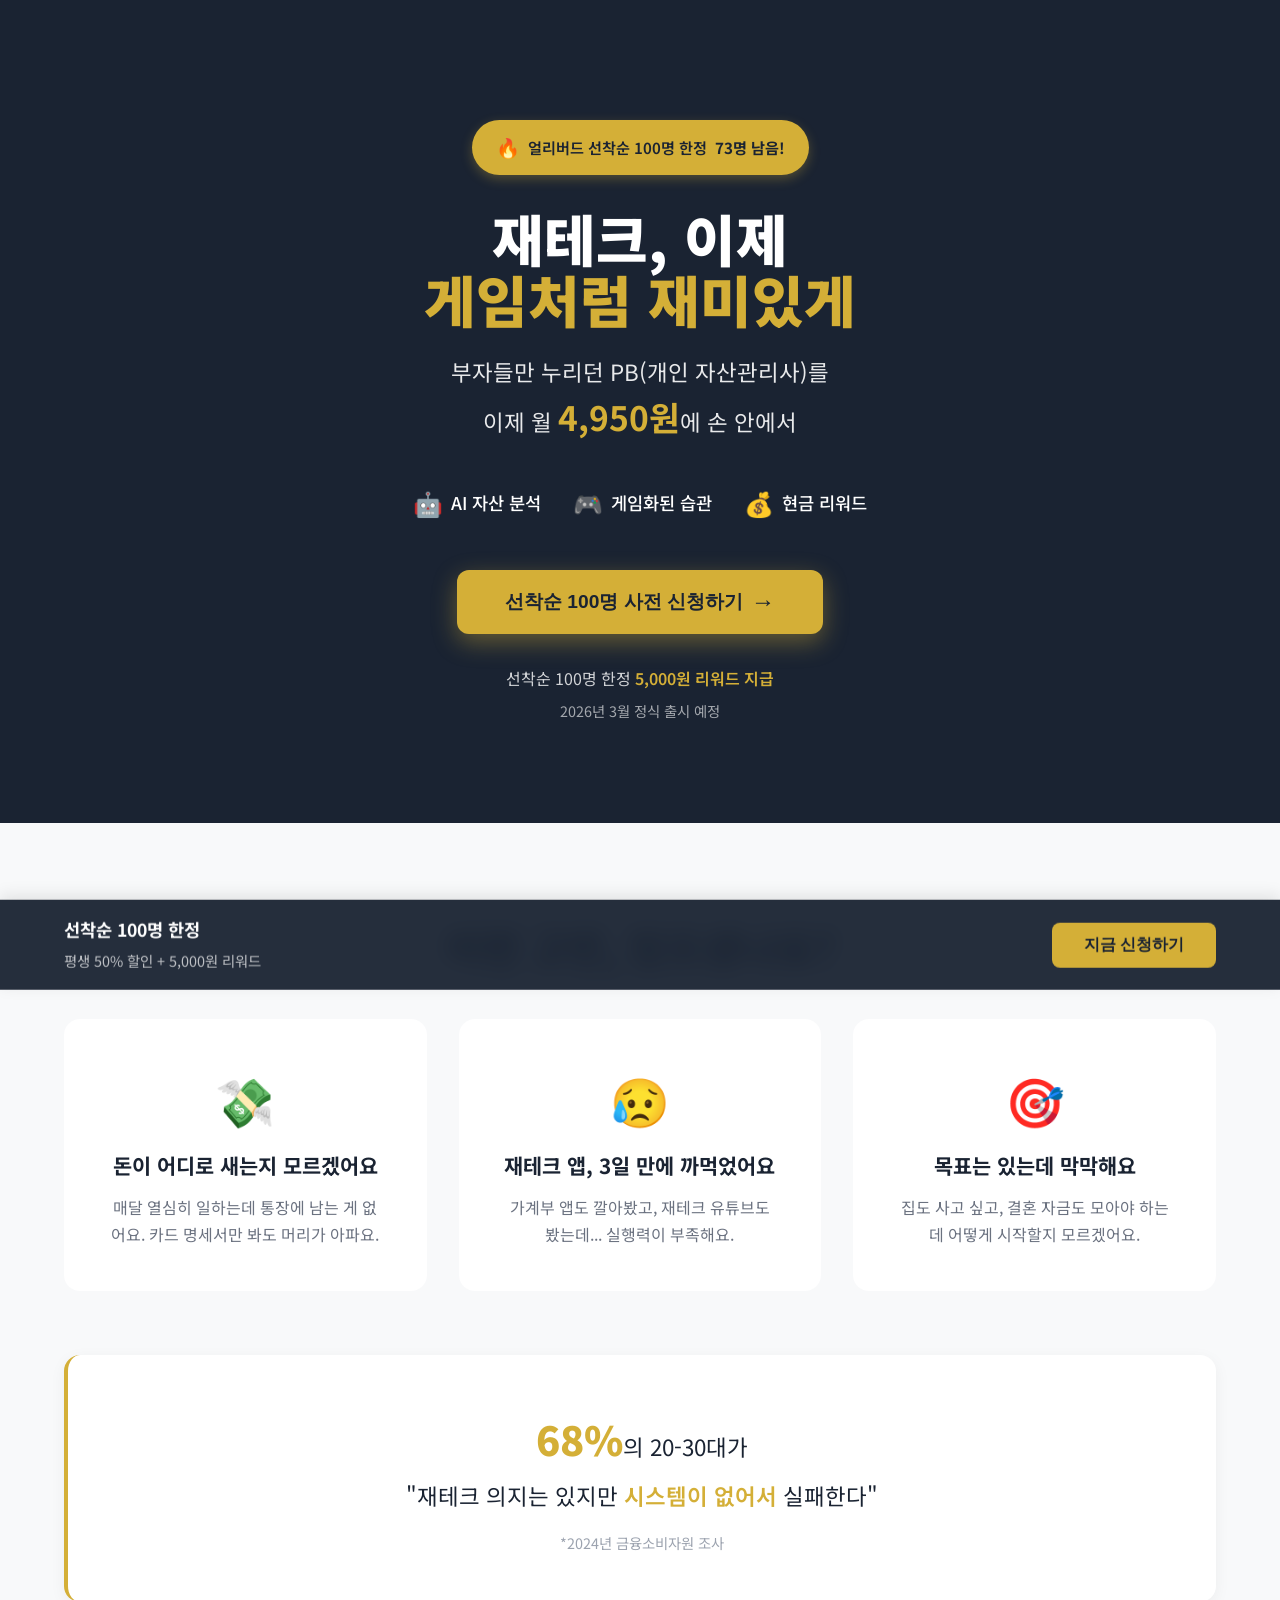
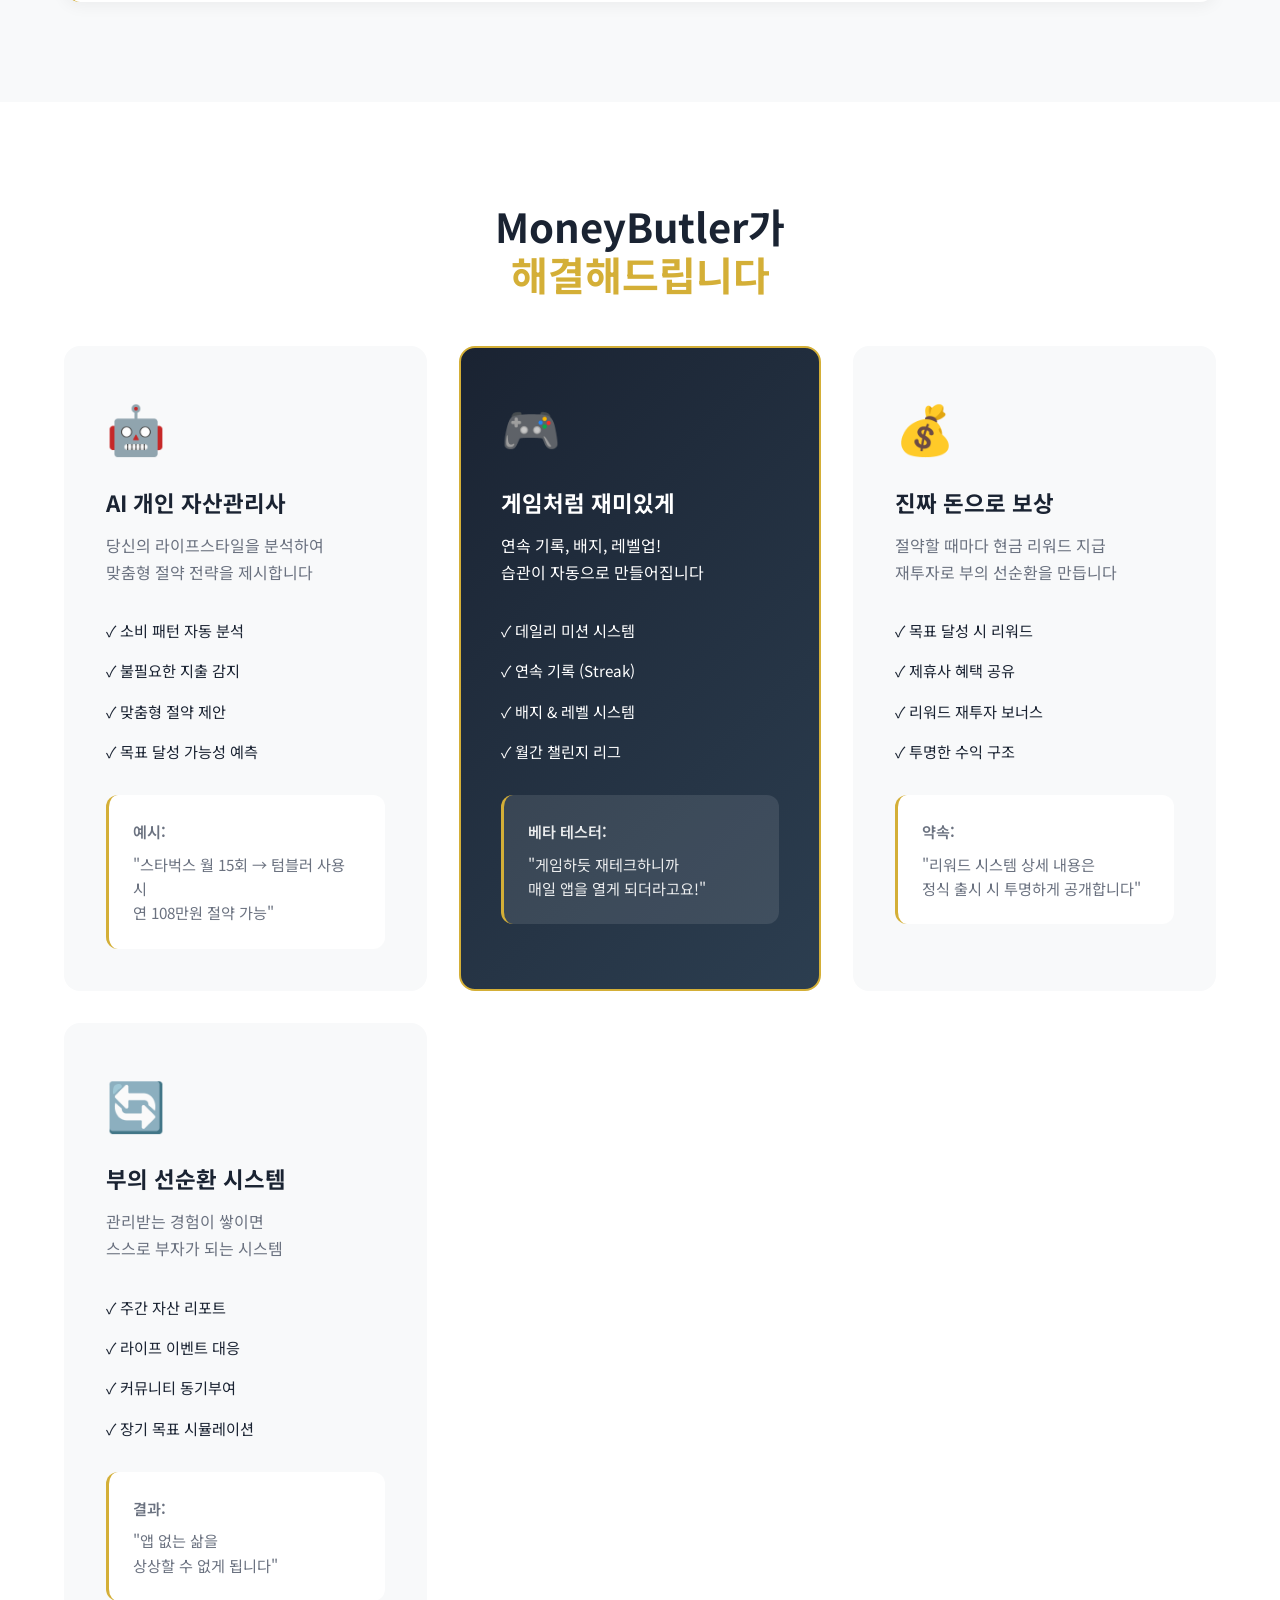
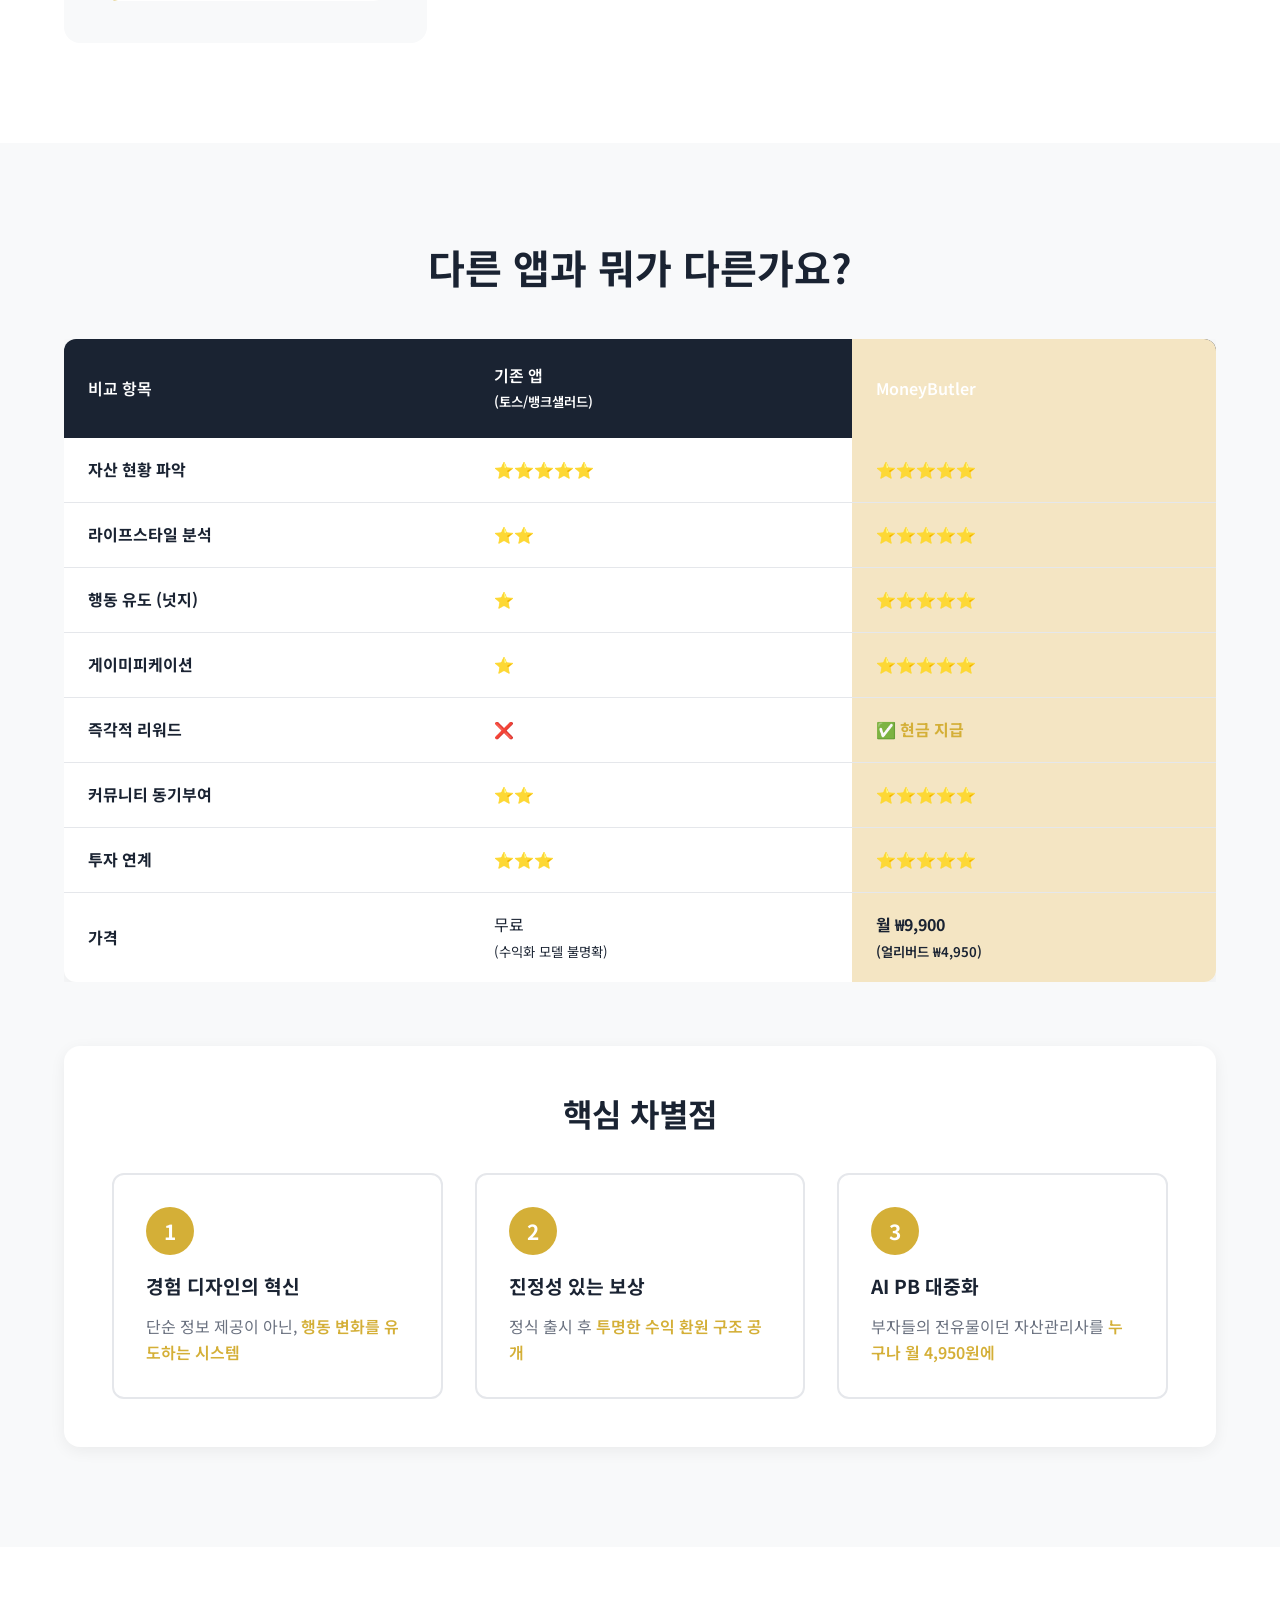
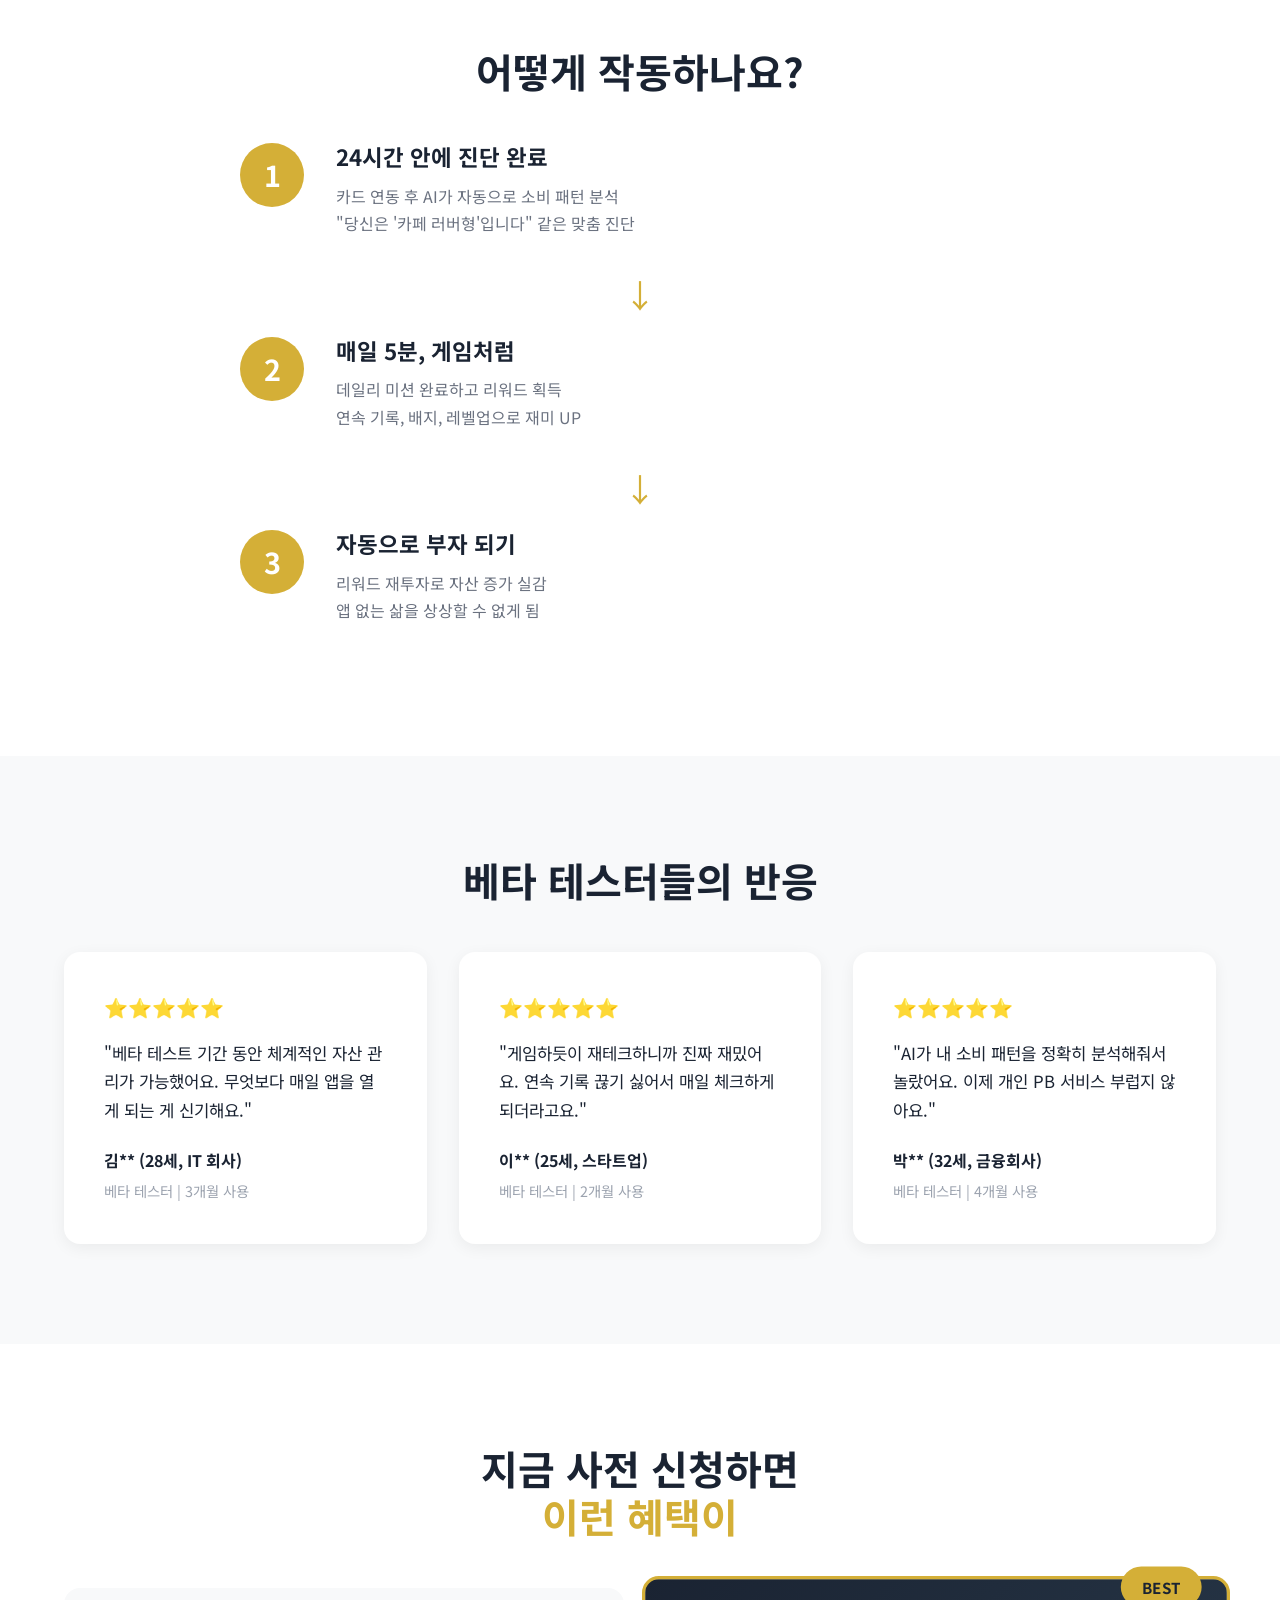
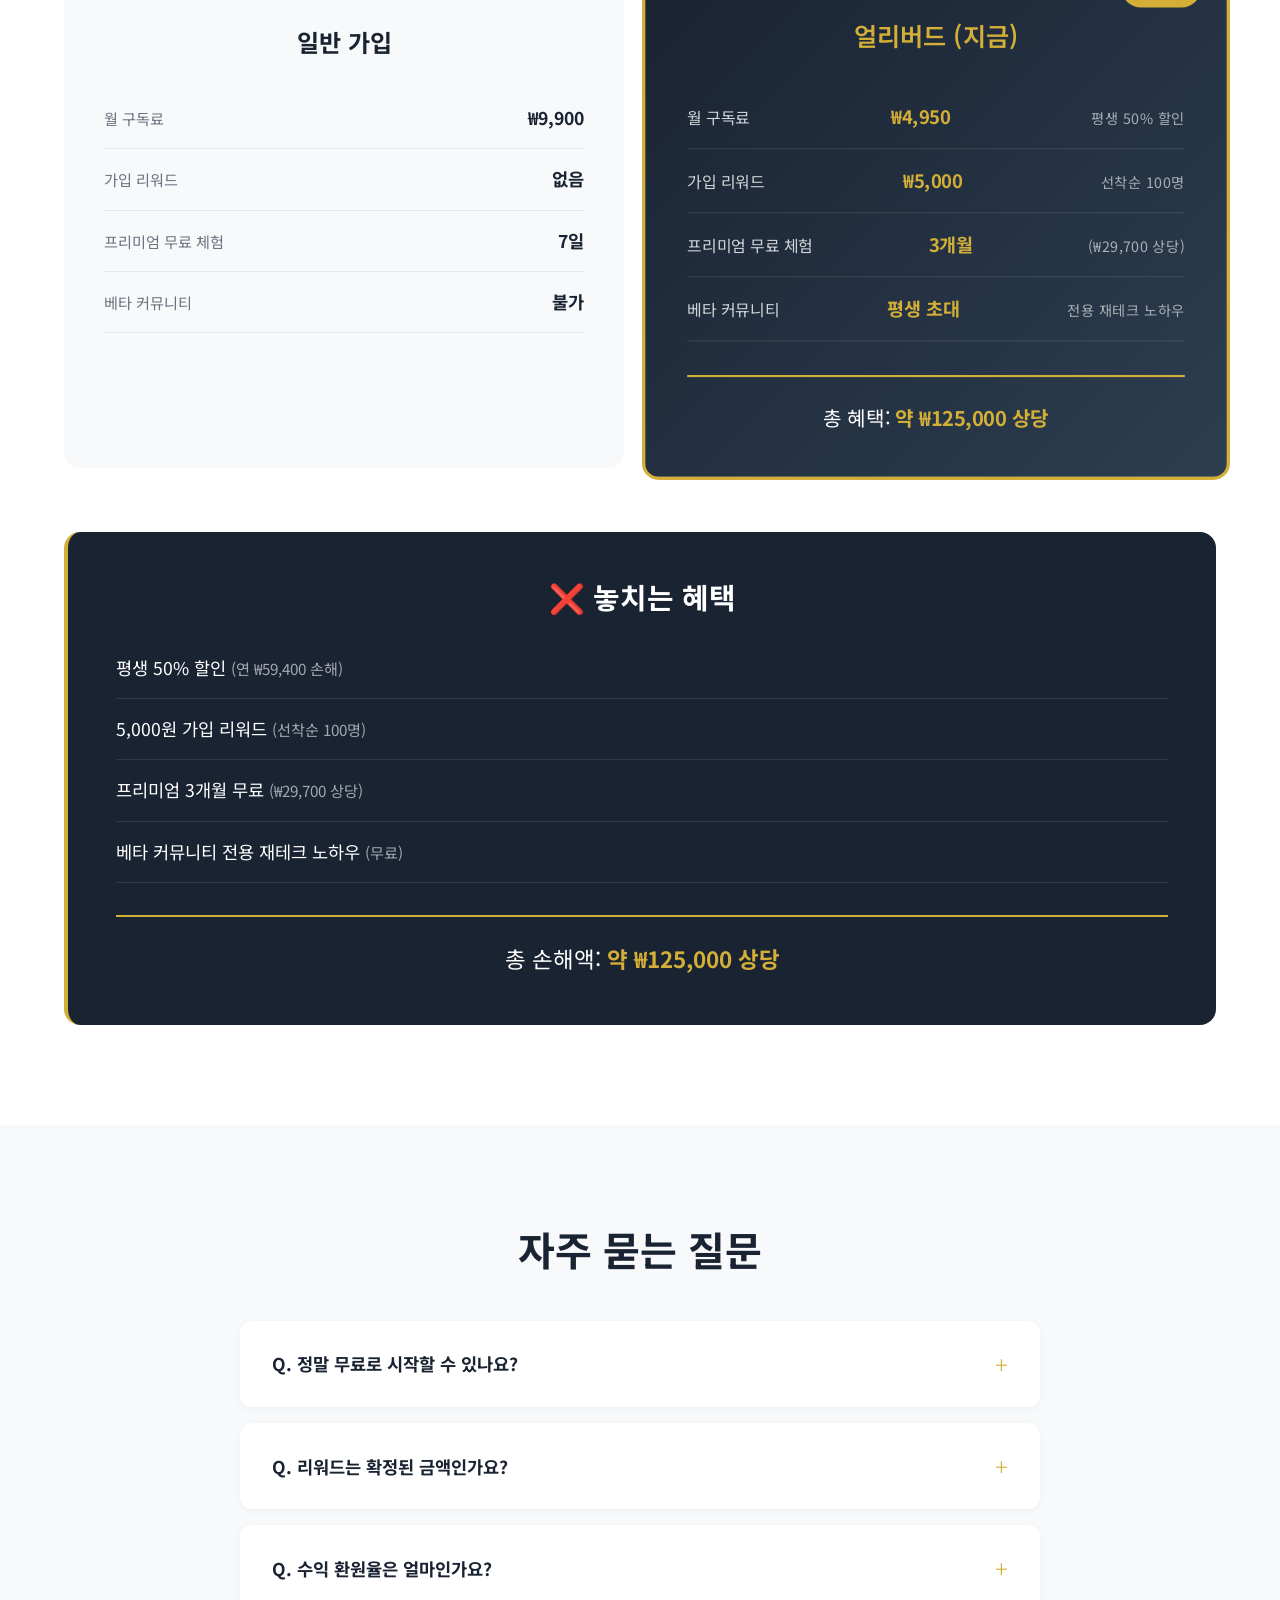
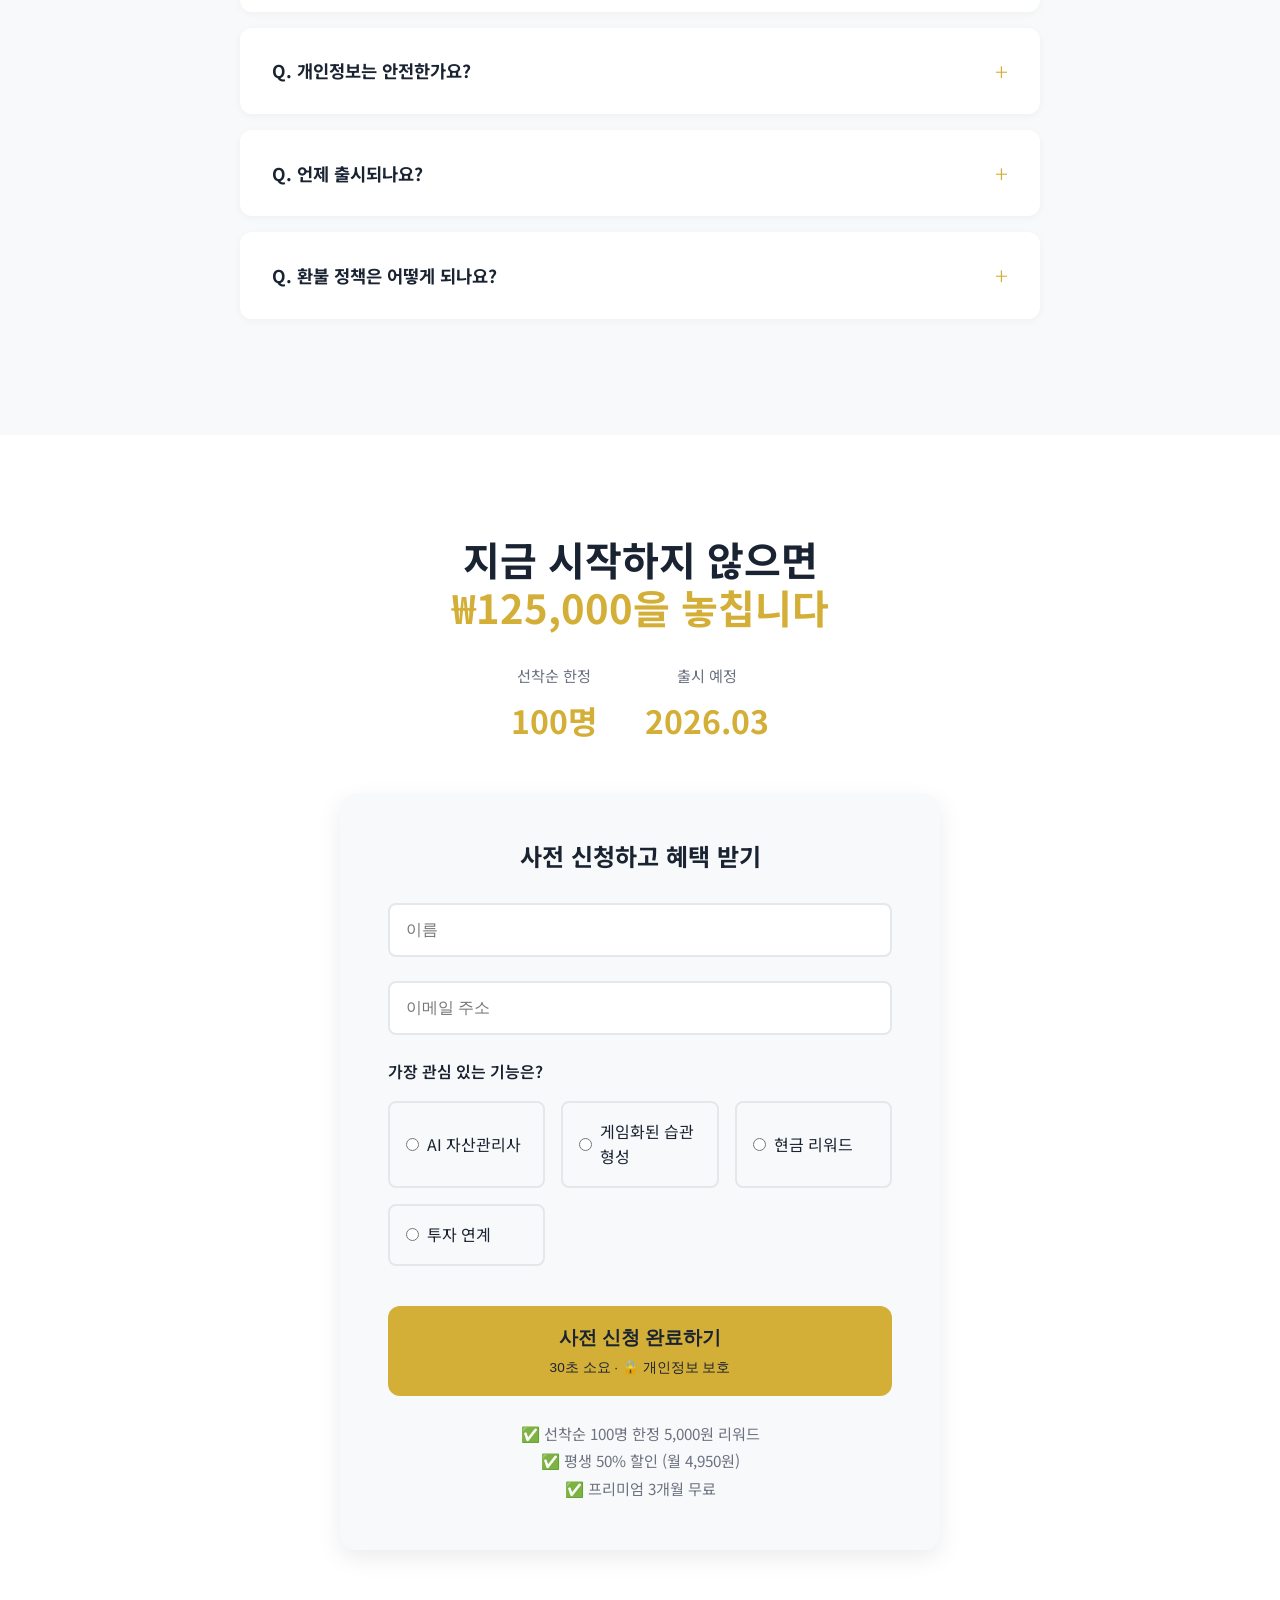
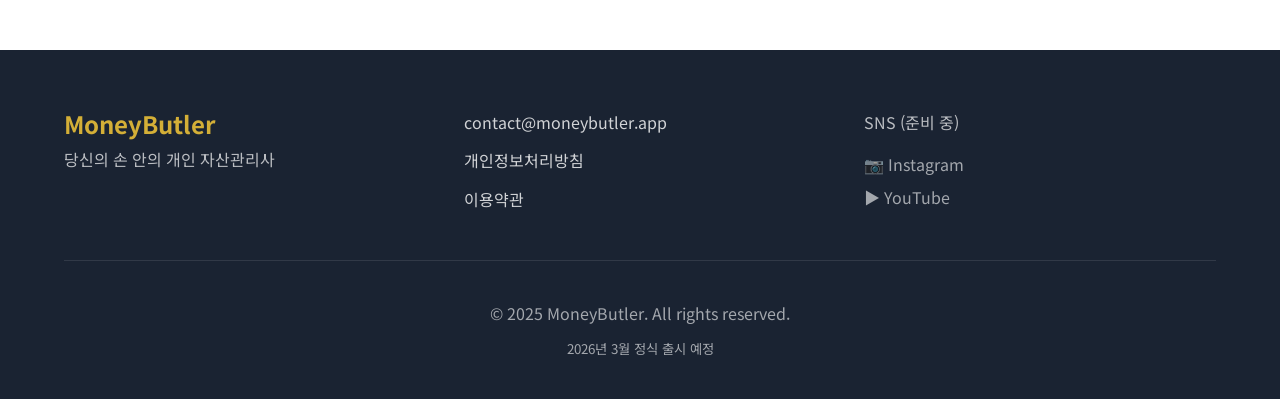
<file: index.html>
<!DOCTYPE html>
<html lang="ko">
<head>
    <meta charset="UTF-8">
    <meta name="viewport" content="width=device-width, initial-scale=1.0">
    <meta name="description" content="MoneyButler - AI 기반 개인 자산관리사. 부자들의 PB를 월 4,950원에 손 안에서.">
    <meta name="keywords" content="재테크, 자산관리, AI, 개인자산관리사, PB, 돈관리앱">
    <title>MoneyButler - 당신의 손 안의 개인 자산관리사</title>
    <link rel="preconnect" href="https://fonts.googleapis.com">
    <link rel="preconnect" href="https://fonts.gstatic.com" crossorigin>
    <link href="https://fonts.googleapis.com/css2?family=Noto+Sans+KR:wght@400;500;700;900&display=swap" rel="stylesheet">
    <link rel="stylesheet" href="styles.css">
</head>
<body>
    <!-- 히어로 섹션 -->
    <section class="hero">
        <div class="container">
            <!-- 긴급성 배너 -->
            <div class="urgency-banner">
                <span class="urgency-icon">🔥</span>
                <span class="urgency-text">얼리버드 선착순 100명 한정</span>
                <span class="urgency-counter" id="urgencyCounter">서두르세요!</span>
            </div>

            <!-- 메인 헤드라인 -->
            <h1 class="hero-title">
                재테크, 이제<br>
                <span class="highlight-gold">게임처럼 재미있게</span>
            </h1>
            
            <p class="hero-subtitle">
                부자들만 누리던 PB(개인 자산관리사)를<br>
                이제 월 <span class="price-highlight">4,950원</span>에 손 안에서
            </p>

            <!-- 핵심 가치 제안 -->
            <div class="value-props">
                <div class="value-item">
                    <span class="value-icon">🤖</span>
                    <span>AI 자산 분석</span>
                </div>
                <div class="value-item">
                    <span class="value-icon">🎮</span>
                    <span>게임화된 습관</span>
                </div>
                <div class="value-item">
                    <span class="value-icon">💰</span>
                    <span>현금 리워드</span>
                </div>
            </div>

            <!-- CTA 버튼 -->
            <button class="cta-button pulse" onclick="scrollToForm()">
                선착순 100명 사전 신청하기
                <span class="cta-arrow">→</span>
            </button>

            <p class="hero-subtext">
                선착순 100명 한정 <span class="gold-text">5,000원 리워드 지급</span><br>
                <small>2026년 3월 정식 출시 예정</small>
            </p>
        </div>
    </section>

    <!-- 문제 제기 섹션 -->
    <section class="problem-section">
        <div class="container">
            <h2 class="section-title">이런 고민, 있으셨나요?</h2>
            
            <div class="problem-grid">
                <div class="problem-card">
                    <div class="problem-icon">💸</div>
                    <h3>돈이 어디로 새는지 모르겠어요</h3>
                    <p>매달 열심히 일하는데 통장에 남는 게 없어요. 카드 명세서만 봐도 머리가 아파요.</p>
                </div>
                
                <div class="problem-card">
                    <div class="problem-icon">😥</div>
                    <h3>재테크 앱, 3일 만에 까먹었어요</h3>
                    <p>가계부 앱도 깔아봤고, 재테크 유튜브도 봤는데... 실행력이 부족해요.</p>
                </div>
                
                <div class="problem-card">
                    <div class="problem-icon">🎯</div>
                    <h3>목표는 있는데 막막해요</h3>
                    <p>집도 사고 싶고, 결혼 자금도 모아야 하는데 어떻게 시작할지 모르겠어요.</p>
                </div>
            </div>

            <div class="insight-box">
                <p class="insight-stat">
                    <span class="stat-number">68%</span>의 20-30대가<br>
                    "재테크 의지는 있지만 <span class="gold-text">시스템이 없어서</span> 실패한다"
                </p>
                <p class="insight-source">*2024년 금융소비자원 조사</p>
            </div>
        </div>
    </section>

    <!-- 솔루션 섹션 -->
    <section class="solution-section">
        <div class="container">
            <h2 class="section-title">
                MoneyButler가<br>
                <span class="highlight-gold">해결해드립니다</span>
            </h2>

            <div class="solution-grid">
                <!-- 솔루션 1: AI 자산관리사 -->
                <div class="solution-card">
                    <div class="solution-icon">🤖</div>
                    <h3>AI 개인 자산관리사</h3>
                    <p class="solution-desc">
                        당신의 라이프스타일을 분석하여<br>
                        맞춤형 절약 전략을 제시합니다
                    </p>
                    <ul class="solution-features">
                        <li>✓ 소비 패턴 자동 분석</li>
                        <li>✓ 불필요한 지출 감지</li>
                        <li>✓ 맞춤형 절약 제안</li>
                        <li>✓ 목표 달성 가능성 예측</li>
                    </ul>
                    <div class="solution-example">
                        <p class="example-title">예시:</p>
                        <p>"스타벅스 월 15회 → 텀블러 사용 시<br>연 108만원 절약 가능"</p>
                    </div>
                </div>

                <!-- 솔루션 2: 게임화된 습관 -->
                <div class="solution-card featured">
                    <div class="solution-icon">🎮</div>
                    <h3>게임처럼 재미있게</h3>
                    <p class="solution-desc">
                        연속 기록, 배지, 레벨업!<br>
                        습관이 자동으로 만들어집니다
                    </p>
                    <ul class="solution-features">
                        <li>✓ 데일리 미션 시스템</li>
                        <li>✓ 연속 기록 (Streak)</li>
                        <li>✓ 배지 & 레벨 시스템</li>
                        <li>✓ 월간 챌린지 리그</li>
                    </ul>
                    <div class="solution-example">
                        <p class="example-title">베타 테스터:</p>
                        <p>"게임하듯 재테크하니까<br>매일 앱을 열게 되더라고요!"</p>
                    </div>
                </div>

                <!-- 솔루션 3: 리워드 시스템 -->
                <div class="solution-card">
                    <div class="solution-icon">💰</div>
                    <h3>진짜 돈으로 보상</h3>
                    <p class="solution-desc">
                        절약할 때마다 현금 리워드 지급<br>
                        재투자로 부의 선순환을 만듭니다
                    </p>
                    <ul class="solution-features">
                        <li>✓ 목표 달성 시 리워드</li>
                        <li>✓ 제휴사 혜택 공유</li>
                        <li>✓ 리워드 재투자 보너스</li>
                        <li>✓ 투명한 수익 구조</li>
                    </ul>
                    <div class="solution-example">
                        <p class="example-title">약속:</p>
                        <p>"리워드 시스템 상세 내용은<br>정식 출시 시 투명하게 공개합니다"</p>
                    </div>
                </div>

                <!-- 솔루션 4: 부의 선순환 -->
                <div class="solution-card">
                    <div class="solution-icon">🔄</div>
                    <h3>부의 선순환 시스템</h3>
                    <p class="solution-desc">
                        관리받는 경험이 쌓이면<br>
                        스스로 부자가 되는 시스템
                    </p>
                    <ul class="solution-features">
                        <li>✓ 주간 자산 리포트</li>
                        <li>✓ 라이프 이벤트 대응</li>
                        <li>✓ 커뮤니티 동기부여</li>
                        <li>✓ 장기 목표 시뮬레이션</li>
                    </ul>
                    <div class="solution-example">
                        <p class="example-title">결과:</p>
                        <p>"앱 없는 삶을<br>상상할 수 없게 됩니다"</p>
                    </div>
                </div>
            </div>
        </div>
    </section>

    <!-- 차별점 섹션 -->
    <section class="comparison-section">
        <div class="container">
            <h2 class="section-title">다른 앱과 뭐가 다른가요?</h2>
            
            <div class="comparison-table-wrapper">
                <table class="comparison-table">
                    <thead>
                        <tr>
                            <th>비교 항목</th>
                            <th>기존 앱<br><small>(토스/뱅크샐러드)</small></th>
                            <th class="highlight-col">MoneyButler</th>
                        </tr>
                    </thead>
                    <tbody>
                        <tr>
                            <td><strong>자산 현황 파악</strong></td>
                            <td>⭐⭐⭐⭐⭐</td>
                            <td class="highlight-col">⭐⭐⭐⭐⭐</td>
                        </tr>
                        <tr>
                            <td><strong>라이프스타일 분석</strong></td>
                            <td>⭐⭐</td>
                            <td class="highlight-col gold-text"><strong>⭐⭐⭐⭐⭐</strong></td>
                        </tr>
                        <tr>
                            <td><strong>행동 유도 (넛지)</strong></td>
                            <td>⭐</td>
                            <td class="highlight-col gold-text"><strong>⭐⭐⭐⭐⭐</strong></td>
                        </tr>
                        <tr>
                            <td><strong>게이미피케이션</strong></td>
                            <td>⭐</td>
                            <td class="highlight-col gold-text"><strong>⭐⭐⭐⭐⭐</strong></td>
                        </tr>
                        <tr>
                            <td><strong>즉각적 리워드</strong></td>
                            <td>❌</td>
                            <td class="highlight-col gold-text"><strong>✅ 현금 지급</strong></td>
                        </tr>
                        <tr>
                            <td><strong>커뮤니티 동기부여</strong></td>
                            <td>⭐⭐</td>
                            <td class="highlight-col gold-text"><strong>⭐⭐⭐⭐⭐</strong></td>
                        </tr>
                        <tr>
                            <td><strong>투자 연계</strong></td>
                            <td>⭐⭐⭐</td>
                            <td class="highlight-col">⭐⭐⭐⭐⭐</td>
                        </tr>
                        <tr>
                            <td><strong>가격</strong></td>
                            <td>무료<br><small>(수익화 모델 불명확)</small></td>
                            <td class="highlight-col"><strong>월 ₩9,900</strong><br><small>(얼리버드 ₩4,950)</small></td>
                        </tr>
                    </tbody>
                </table>
            </div>

            <div class="key-differentiator">
                <h3>핵심 차별점</h3>
                <div class="differentiator-grid">
                    <div class="diff-card">
                        <span class="diff-number">1</span>
                        <h4>경험 디자인의 혁신</h4>
                        <p>단순 정보 제공이 아닌, <span class="gold-text">행동 변화를 유도하는 시스템</span></p>
                    </div>
                    <div class="diff-card">
                        <span class="diff-number">2</span>
                        <h4>진정성 있는 보상</h4>
                        <p>정식 출시 후 <span class="gold-text">투명한 수익 환원 구조 공개</span></p>
                    </div>
                    <div class="diff-card">
                        <span class="diff-number">3</span>
                        <h4>AI PB 대중화</h4>
                        <p>부자들의 전유물이던 자산관리사를 <span class="gold-text">누구나 월 4,950원에</span></p>
                    </div>
                </div>
            </div>
        </div>
    </section>

    <!-- 작동 방식 섹션 -->
    <section class="how-it-works">
        <div class="container">
            <h2 class="section-title">어떻게 작동하나요?</h2>
            
            <div class="steps">
                <div class="step">
                    <div class="step-number">1</div>
                    <div class="step-content">
                        <h3>24시간 안에 진단 완료</h3>
                        <p>카드 연동 후 AI가 자동으로 소비 패턴 분석<br>
                        "당신은 '카페 러버형'입니다" 같은 맞춤 진단</p>
                    </div>
                </div>

                <div class="step-arrow">↓</div>

                <div class="step">
                    <div class="step-number">2</div>
                    <div class="step-content">
                        <h3>매일 5분, 게임처럼</h3>
                        <p>데일리 미션 완료하고 리워드 획득<br>
                        연속 기록, 배지, 레벨업으로 재미 UP</p>
                    </div>
                </div>

                <div class="step-arrow">↓</div>

                <div class="step">
                    <div class="step-number">3</div>
                    <div class="step-content">
                        <h3>자동으로 부자 되기</h3>
                        <p>리워드 재투자로 자산 증가 실감<br>
                        앱 없는 삶을 상상할 수 없게 됨</p>
                    </div>
                </div>
            </div>
        </div>
    </section>

    <!-- 소셜 프루프 -->
    <section class="testimonials">
        <div class="container">
            <h2 class="section-title">베타 테스터들의 반응</h2>
            
            <div class="testimonial-grid">
                <div class="testimonial-card">
                    <div class="testimonial-rating">⭐⭐⭐⭐⭐</div>
                    <p class="testimonial-text">
                        "베타 테스트 기간 동안 체계적인 자산 관리가 가능했어요. 
                        무엇보다 매일 앱을 열게 되는 게 신기해요."
                    </p>
                    <div class="testimonial-author">
                        <strong>김** (28세, IT 회사)</strong>
                        <small>베타 테스터 | 3개월 사용</small>
                    </div>
                </div>

                <div class="testimonial-card">
                    <div class="testimonial-rating">⭐⭐⭐⭐⭐</div>
                    <p class="testimonial-text">
                        "게임하듯이 재테크하니까 진짜 재밌어요. 
                        연속 기록 끊기 싫어서 매일 체크하게 되더라고요."
                    </p>
                    <div class="testimonial-author">
                        <strong>이** (25세, 스타트업)</strong>
                        <small>베타 테스터 | 2개월 사용</small>
                    </div>
                </div>

                <div class="testimonial-card">
                    <div class="testimonial-rating">⭐⭐⭐⭐⭐</div>
                    <p class="testimonial-text">
                        "AI가 내 소비 패턴을 정확히 분석해줘서 놀랐어요. 
                        이제 개인 PB 서비스 부럽지 않아요."
                    </p>
                    <div class="testimonial-author">
                        <strong>박** (32세, 금융회사)</strong>
                        <small>베타 테스터 | 4개월 사용</small>
                    </div>
                </div>
            </div>
        </div>
    </section>

    <!-- 얼리버드 혜택 -->
    <section class="benefits-section">
        <div class="container">
            <h2 class="section-title">
                지금 사전 신청하면<br>
                <span class="highlight-gold">이런 혜택이</span>
            </h2>

            <div class="benefits-comparison">
                <div class="benefit-col">
                    <h3 class="benefit-title">일반 가입</h3>
                    <div class="benefit-list">
                        <div class="benefit-item">
                            <span class="benefit-label">월 구독료</span>
                            <span class="benefit-value">₩9,900</span>
                        </div>
                        <div class="benefit-item">
                            <span class="benefit-label">가입 리워드</span>
                            <span class="benefit-value">없음</span>
                        </div>
                        <div class="benefit-item">
                            <span class="benefit-label">프리미엄 무료 체험</span>
                            <span class="benefit-value">7일</span>
                        </div>
                        <div class="benefit-item">
                            <span class="benefit-label">베타 커뮤니티</span>
                            <span class="benefit-value">불가</span>
                        </div>
                    </div>
                </div>

                <div class="benefit-col highlighted">
                    <div class="best-badge">BEST</div>
                    <h3 class="benefit-title gold-text">얼리버드 (지금)</h3>
                    <div class="benefit-list">
                        <div class="benefit-item">
                            <span class="benefit-label">월 구독료</span>
                            <span class="benefit-value gold-text"><strong>₩4,950</strong></span>
                            <small>평생 50% 할인</small>
                        </div>
                        <div class="benefit-item">
                            <span class="benefit-label">가입 리워드</span>
                            <span class="benefit-value gold-text"><strong>₩5,000</strong></span>
                            <small>선착순 100명</small>
                        </div>
                        <div class="benefit-item">
                            <span class="benefit-label">프리미엄 무료 체험</span>
                            <span class="benefit-value gold-text"><strong>3개월</strong></span>
                            <small>(₩29,700 상당)</small>
                        </div>
                        <div class="benefit-item">
                            <span class="benefit-label">베타 커뮤니티</span>
                            <span class="benefit-value gold-text"><strong>평생 초대</strong></span>
                            <small>전용 재테크 노하우</small>
                        </div>
                    </div>
                    <div class="total-value">
                        총 혜택: <span class="gold-text"><strong>약 ₩125,000 상당</strong></span>
                    </div>
                </div>
            </div>

            <div class="urgency-box">
                <h3>❌ 놓치는 혜택</h3>
                <ul class="loss-list">
                    <li>평생 50% 할인 <span class="loss-amount">(연 ₩59,400 손해)</span></li>
                    <li>5,000원 가입 리워드 <span class="loss-amount">(선착순 100명)</span></li>
                    <li>프리미엄 3개월 무료 <span class="loss-amount">(₩29,700 상당)</span></li>
                    <li>베타 커뮤니티 전용 재테크 노하우 <span class="loss-amount">(무료)</span></li>
                </ul>
                <p class="total-loss">
                    총 손해액: <span class="gold-text"><strong>약 ₩125,000 상당</strong></span>
                </p>
            </div>
        </div>
    </section>

    <!-- FAQ 섹션 -->
    <section class="faq-section">
        <div class="container">
            <h2 class="section-title">자주 묻는 질문</h2>
            
            <div class="faq-list">
                <div class="faq-item">
                    <div class="faq-question">
                        <h3>Q. 정말 무료로 시작할 수 있나요?</h3>
                        <span class="faq-toggle">+</span>
                    </div>
                    <div class="faq-answer">
                        <p>네! 기본 기능은 무료로 사용 가능합니다. 프리미엄 기능(AI 절약 제안 무제한, 광고 제거 등)은 월 9,900원이며, 얼리버드는 평생 50% 할인된 4,950원에 이용하실 수 있습니다.</p>
                    </div>
                </div>

                <div class="faq-item">
                    <div class="faq-question">
                        <h3>Q. 리워드는 확정된 금액인가요?</h3>
                        <span class="faq-toggle">+</span>
                    </div>
                    <div class="faq-answer">
                        <p>선착순 100명에게 드리는 5,000원 가입 리워드는 확정입니다. 정식 출시 후 제공되는 절약 리워드는 제휴사 확정 및 수익 구조에 따라 달라질 수 있으며, 투명하게 공개할 예정입니다.</p>
                    </div>
                </div>

                <div class="faq-item">
                    <div class="faq-question">
                        <h3>Q. 수익 환원율은 얼마인가요?</h3>
                        <span class="faq-toggle">+</span>
                    </div>
                    <div class="faq-answer">
                        <p>정식 출시 후 안정적인 수익 구조가 확립되면 환원율을 앱 내 대시보드에서 실시간으로 공개할 예정입니다. 사용자와 함께 성장하는 것이 저희의 목표입니다.</p>
                    </div>
                </div>

                <div class="faq-item">
                    <div class="faq-question">
                        <h3>Q. 개인정보는 안전한가요?</h3>
                        <span class="faq-toggle">+</span>
                    </div>
                    <div class="faq-answer">
                        <p>금융 데이터는 모두 암호화되어 저장되며, 정부 인증 마이데이터 사업자 기준을 준수합니다. 사용자 동의 없이 제3자에게 정보를 제공하지 않습니다.</p>
                    </div>
                </div>

                <div class="faq-item">
                    <div class="faq-question">
                        <h3>Q. 언제 출시되나요?</h3>
                        <span class="faq-toggle">+</span>
                    </div>
                    <div class="faq-answer">
                        <p>2026년 3월 정식 출시 예정입니다. 사전 신청자에게는 출시 1주일 전 우선 안내를 드리며, 베타 테스트에도 초대해드립니다.</p>
                    </div>
                </div>

                <div class="faq-item">
                    <div class="faq-question">
                        <h3>Q. 환불 정책은 어떻게 되나요?</h3>
                        <span class="faq-toggle">+</span>
                    </div>
                    <div class="faq-answer">
                        <p>프리미엄 구독 후 7일 이내 100% 환불 가능합니다. 이후에는 언제든지 구독을 취소할 수 있으며, 다음 결제일부터 요금이 청구되지 않습니다.</p>
                    </div>
                </div>
            </div>
        </div>
    </section>

    <!-- 최종 CTA -->
    <section class="final-cta">
        <div class="container">
            <div class="cta-content">
                <h2 class="cta-title">
                    지금 시작하지 않으면<br>
                    <span class="highlight-gold">₩125,000을 놓칩니다</span>
                </h2>
                
                <div class="cta-stats">
                    <div class="stat-item">
                        <span class="stat-label">선착순 한정</span>
                        <span class="stat-value">100명</span>
                    </div>
                    <div class="stat-item">
                        <span class="stat-label">출시 예정</span>
                        <span class="stat-value">2026.03</span>
                    </div>
                </div>

                <!-- 사전 신청 폼 -->
                <div class="signup-form" id="signupForm">
                    <h3 class="form-title">사전 신청하고 혜택 받기</h3>
                    
                    <form id="betaForm" onsubmit="handleSubmit(event)">
                        <div class="form-group">
                            <input type="text" id="name" name="name" placeholder="이름" required>
                        </div>
                        
                        <div class="form-group">
                            <input type="email" id="email" name="email" placeholder="이메일 주소" required>
                        </div>
                        
                        <div class="form-group">
                            <label class="form-label">가장 관심 있는 기능은?</label>
                            <div class="radio-group">
                                <label class="radio-label">
                                    <input type="radio" name="interest" value="ai" required>
                                    <span>AI 자산관리사</span>
                                </label>
                                <label class="radio-label">
                                    <input type="radio" name="interest" value="game">
                                    <span>게임화된 습관 형성</span>
                                </label>
                                <label class="radio-label">
                                    <input type="radio" name="interest" value="reward">
                                    <span>현금 리워드</span>
                                </label>
                                <label class="radio-label">
                                    <input type="radio" name="interest" value="investment">
                                    <span>투자 연계</span>
                                </label>
                            </div>
                        </div>

                        <button type="submit" class="submit-button">
                            사전 신청 완료하기
                            <span class="button-subtext">30초 소요 · 🔒 개인정보 보호</span>
                        </button>
                    </form>

                    <p class="form-note">
                        ✅ 선착순 100명 한정 5,000원 리워드<br>
                        ✅ 평생 50% 할인 (월 4,950원)<br>
                        ✅ 프리미엄 3개월 무료
                    </p>
                </div>

                <div class="success-message" id="successMessage" style="display: none;">
                    <div class="success-icon">🎉</div>
                    <h3>사전 신청 완료!</h3>
                    <p>
                        <strong id="userName"></strong>님, 환영합니다!<br>
                        <span id="userEmail"></span>로 확인 메일을 보내드렸습니다.
                    </p>
                    <div class="success-benefits">
                        <p>✅ 5,000원 리워드 확정 (선착순 100명)</p>
                        <p>✅ 평생 50% 할인 확정</p>
                        <p>✅ 출시 소식 우선 안내</p>
                    </div>
                    <p class="next-step">
                        <strong>다음 단계:</strong> 친구에게 공유하고 함께 혜택 받으세요!
                    </p>
                    <div class="share-buttons">
                        <button class="share-btn" onclick="shareToKakao()">카카오톡 공유</button>
                        <button class="share-btn" onclick="copyLink()">링크 복사</button>
                    </div>
                </div>
            </div>
        </div>
    </section>

    <!-- Sticky CTA -->
    <div class="sticky-cta" id="stickyCta">
        <div class="sticky-content">
            <div class="sticky-text">
                <strong>선착순 100명 한정</strong>
                <small>평생 50% 할인 + 5,000원 리워드</small>
            </div>
            <button class="sticky-button" onclick="scrollToForm()">
                지금 신청하기
            </button>
        </div>
    </div>

    <!-- 푸터 -->
    <footer class="footer">
        <div class="container">
            <div class="footer-content">
                <div class="footer-brand">
                    <h3>MoneyButler</h3>
                    <p>당신의 손 안의 개인 자산관리사</p>
                </div>
                
                <div class="footer-links">
                    <a href="mailto:contact@moneybutler.app">contact@moneybutler.app</a>
                    <a href="#">개인정보처리방침</a>
                    <a href="#">이용약관</a>
                </div>
                
                <div class="footer-social">
                    <p>SNS (준비 중)</p>
                    <div class="social-icons">
                        <span>📷 Instagram</span>
                        <span>▶️ YouTube</span>
                    </div>
                </div>
            </div>
            
            <div class="footer-bottom">
                <p>&copy; 2025 MoneyButler. All rights reserved.</p>
                <p><small>2026년 3월 정식 출시 예정</small></p>
            </div>
        </div>
    </footer>

    <script src="script.js"></script>
</body>
</html>
</file>
<file: styles.css>
/* =======================
   MoneyButler 랜딩페이지 스타일
   디자인: 네이비 + 화이트 + 골드 하이라이트
   ======================= */

/* 색상 변수 */
:root {
    --navy-dark: #1A2332;
    --navy-light: #2C3E50;
    --white: #FFFFFF;
    --gold: #D4AF37;
    --gold-light: #F4E5C3;
    --gray-light: #F8F9FA;
    --gray: #E5E7EB;
    --text-dark: #1A2332;
    --text-light: #6B7280;
    --text-muted: #9CA3AF;
}

/* 리셋 & 기본 설정 */
* {
    margin: 0;
    padding: 0;
    box-sizing: border-box;
}

body {
    font-family: 'Noto Sans KR', -apple-system, BlinkMacSystemFont, 'Segoe UI', sans-serif;
    line-height: 1.6;
    color: var(--text-dark);
    background: var(--white);
    overflow-x: hidden;
}

.container {
    max-width: 1200px;
    margin: 0 auto;
    padding: 0 24px;
}

/* 타이포그래피 */
h1, h2, h3 {
    font-weight: 700;
    line-height: 1.2;
}

.section-title {
    font-size: 2.5rem;
    text-align: center;
    margin-bottom: 3rem;
    color: var(--navy-dark);
}

.highlight-gold {
    color: var(--gold);
    position: relative;
}

.gold-text {
    color: var(--gold);
    font-weight: 600;
}

/* =======================
   히어로 섹션
   ======================= */
.hero {
    background: var(--navy-dark);
    color: var(--white);
    padding: 120px 0 100px;
    text-align: center;
    position: relative;
    overflow: hidden;
}

/* 긴급성 배너 */
.urgency-banner {
    background: var(--gold);
    color: var(--navy-dark);
    padding: 12px 24px;
    border-radius: 50px;
    display: inline-flex;
    align-items: center;
    gap: 8px;
    margin-bottom: 2rem;
    font-weight: 600;
    font-size: 0.95rem;
    box-shadow: 0 4px 12px rgba(212, 175, 55, 0.3);
}

.urgency-icon {
    font-size: 1.2rem;
}

.urgency-counter {
    color: var(--navy-dark);
    font-weight: 700;
}

/* 히어로 타이틀 */
.hero-title {
    font-size: 3.5rem;
    font-weight: 900;
    margin-bottom: 1.5rem;
    line-height: 1.1;
}

.hero-subtitle {
    font-size: 1.4rem;
    line-height: 1.6;
    margin-bottom: 2.5rem;
    color: rgba(255, 255, 255, 0.9);
}

.price-highlight {
    color: var(--gold);
    font-weight: 700;
    font-size: 1.5em;
}

/* 가치 제안 */
.value-props {
    display: flex;
    justify-content: center;
    gap: 2rem;
    margin-bottom: 3rem;
    flex-wrap: wrap;
}

.value-item {
    display: flex;
    align-items: center;
    gap: 8px;
    font-weight: 500;
    font-size: 1.1rem;
}

.value-icon {
    font-size: 1.5rem;
}

/* CTA 버튼 */
.cta-button {
    background: var(--gold);
    color: var(--navy-dark);
    border: none;
    padding: 18px 48px;
    font-size: 1.2rem;
    font-weight: 700;
    border-radius: 12px;
    cursor: pointer;
    transition: all 0.3s ease;
    box-shadow: 0 8px 24px rgba(212, 175, 55, 0.4);
    display: inline-flex;
    align-items: center;
    gap: 8px;
}

.cta-button:hover {
    background: var(--gold-light);
    transform: translateY(-2px);
    box-shadow: 0 12px 32px rgba(212, 175, 55, 0.5);
}

.cta-arrow {
    font-size: 1.5rem;
    transition: transform 0.3s ease;
}

.cta-button:hover .cta-arrow {
    transform: translateX(4px);
}

.pulse {
    animation: pulse 2s infinite;
}

@keyframes pulse {
    0%, 100% {
        box-shadow: 0 8px 24px rgba(212, 175, 55, 0.4);
    }
    50% {
        box-shadow: 0 8px 24px rgba(212, 175, 55, 0.7), 0 0 0 16px rgba(212, 175, 55, 0.1);
    }
}

.hero-subtext {
    margin-top: 2rem;
    font-size: 1rem;
    color: rgba(255, 255, 255, 0.8);
}

.hero-subtext small {
    display: block;
    margin-top: 8px;
    font-size: 0.9rem;
    color: rgba(255, 255, 255, 0.6);
}

/* =======================
   문제 제기 섹션
   ======================= */
.problem-section {
    padding: 100px 0;
    background: var(--gray-light);
}

.problem-grid {
    display: grid;
    grid-template-columns: repeat(auto-fit, minmax(320px, 1fr));
    gap: 2rem;
    margin-bottom: 4rem;
}

.problem-card {
    background: var(--white);
    padding: 2.5rem;
    border-radius: 16px;
    text-align: center;
    transition: all 0.3s ease;
    border: 2px solid transparent;
}

.problem-card:hover {
    border-color: var(--gold);
    transform: translateY(-8px);
    box-shadow: 0 12px 32px rgba(0, 0, 0, 0.08);
}

.problem-icon {
    font-size: 3rem;
    margin-bottom: 1rem;
}

.problem-card h3 {
    font-size: 1.3rem;
    margin-bottom: 1rem;
    color: var(--navy-dark);
}

.problem-card p {
    color: var(--text-light);
    line-height: 1.7;
}

/* 인사이트 박스 */
.insight-box {
    background: var(--white);
    padding: 3rem;
    border-radius: 16px;
    text-align: center;
    border-left: 4px solid var(--gold);
    box-shadow: 0 4px 16px rgba(0, 0, 0, 0.05);
}

.insight-stat {
    font-size: 1.4rem;
    line-height: 1.8;
    color: var(--navy-dark);
}

.stat-number {
    font-size: 2.5rem;
    font-weight: 900;
    color: var(--gold);
}

.insight-source {
    margin-top: 1rem;
    font-size: 0.9rem;
    color: var(--text-muted);
}

/* =======================
   솔루션 섹션
   ======================= */
.solution-section {
    padding: 100px 0;
    background: var(--white);
}

.solution-grid {
    display: grid;
    grid-template-columns: repeat(auto-fit, minmax(280px, 1fr));
    gap: 2rem;
}

.solution-card {
    background: var(--gray-light);
    padding: 2.5rem;
    border-radius: 16px;
    transition: all 0.3s ease;
    border: 2px solid transparent;
}

.solution-card:hover {
    border-color: var(--gold);
    transform: translateY(-8px);
    box-shadow: 0 12px 32px rgba(0, 0, 0, 0.08);
}

.solution-card.featured {
    background: linear-gradient(135deg, var(--navy-dark), var(--navy-light));
    color: var(--white);
    border-color: var(--gold);
}

.solution-card.featured h3,
.solution-card.featured .solution-desc,
.solution-card.featured .solution-features li {
    color: var(--white);
}

.solution-icon {
    font-size: 3rem;
    margin-bottom: 1.5rem;
}

.solution-card h3 {
    font-size: 1.4rem;
    margin-bottom: 1rem;
    color: var(--navy-dark);
}

.solution-desc {
    color: var(--text-light);
    margin-bottom: 1.5rem;
    line-height: 1.7;
}

.solution-features {
    list-style: none;
    margin-bottom: 1.5rem;
}

.solution-features li {
    padding: 8px 0;
    color: var(--text-dark);
    font-size: 0.95rem;
}

.solution-example {
    background: var(--white);
    padding: 1.5rem;
    border-radius: 12px;
    border-left: 3px solid var(--gold);
}

.solution-card.featured .solution-example {
    background: rgba(255, 255, 255, 0.1);
}

.example-title {
    font-weight: 600;
    color: var(--gold);
    margin-bottom: 8px;
    font-size: 0.9rem;
}

.solution-example p {
    font-size: 0.95rem;
    line-height: 1.6;
    color: var(--text-light);
}

.solution-card.featured .solution-example p {
    color: rgba(255, 255, 255, 0.9);
}

/* =======================
   비교 섹션
   ======================= */
.comparison-section {
    padding: 100px 0;
    background: var(--gray-light);
}

.comparison-table-wrapper {
    overflow-x: auto;
    margin-bottom: 4rem;
}

.comparison-table {
    width: 100%;
    border-collapse: collapse;
    background: var(--white);
    border-radius: 12px;
    overflow: hidden;
    box-shadow: 0 4px 16px rgba(0, 0, 0, 0.06);
}

.comparison-table thead {
    background: var(--navy-dark);
    color: var(--white);
}

.comparison-table th {
    padding: 1.5rem;
    text-align: left;
    font-weight: 600;
}

.comparison-table td {
    padding: 1.2rem 1.5rem;
    border-bottom: 1px solid var(--gray);
}

.comparison-table tbody tr:last-child td {
    border-bottom: none;
}

.highlight-col {
    background: var(--gold-light);
}

.comparison-table .highlight-col {
    font-weight: 600;
}

/* 핵심 차별점 */
.key-differentiator {
    background: var(--white);
    padding: 3rem;
    border-radius: 16px;
    box-shadow: 0 4px 16px rgba(0, 0, 0, 0.06);
}

.key-differentiator h3 {
    text-align: center;
    font-size: 2rem;
    margin-bottom: 2.5rem;
    color: var(--navy-dark);
}

.differentiator-grid {
    display: grid;
    grid-template-columns: repeat(auto-fit, minmax(280px, 1fr));
    gap: 2rem;
}

.diff-card {
    padding: 2rem;
    border: 2px solid var(--gray);
    border-radius: 12px;
    transition: all 0.3s ease;
}

.diff-card:hover {
    border-color: var(--gold);
    box-shadow: 0 8px 24px rgba(0, 0, 0, 0.08);
}

.diff-number {
    display: inline-block;
    width: 48px;
    height: 48px;
    background: var(--gold);
    color: var(--white);
    border-radius: 50%;
    text-align: center;
    line-height: 48px;
    font-weight: 700;
    font-size: 1.3rem;
    margin-bottom: 1rem;
}

.diff-card h4 {
    font-size: 1.2rem;
    margin-bottom: 0.8rem;
    color: var(--navy-dark);
}

.diff-card p {
    color: var(--text-light);
    line-height: 1.6;
}

/* =======================
   작동 방식
   ======================= */
.how-it-works {
    padding: 100px 0;
    background: var(--white);
}

.steps {
    max-width: 800px;
    margin: 0 auto;
}

.step {
    display: flex;
    gap: 2rem;
    align-items: flex-start;
    margin-bottom: 2rem;
}

.step-number {
    flex-shrink: 0;
    width: 64px;
    height: 64px;
    background: var(--gold);
    color: var(--white);
    border-radius: 50%;
    display: flex;
    align-items: center;
    justify-content: center;
    font-size: 1.8rem;
    font-weight: 700;
}

.step-content h3 {
    font-size: 1.4rem;
    margin-bottom: 0.8rem;
    color: var(--navy-dark);
}

.step-content p {
    color: var(--text-light);
    line-height: 1.7;
}

.step-arrow {
    text-align: center;
    font-size: 2rem;
    color: var(--gold);
    margin: 1rem 0;
}

/* =======================
   소셜 프루프
   ======================= */
.testimonials {
    padding: 100px 0;
    background: var(--gray-light);
}

.testimonial-grid {
    display: grid;
    grid-template-columns: repeat(auto-fit, minmax(320px, 1fr));
    gap: 2rem;
}

.testimonial-card {
    background: var(--white);
    padding: 2.5rem;
    border-radius: 16px;
    box-shadow: 0 4px 16px rgba(0, 0, 0, 0.06);
    transition: all 0.3s ease;
}

.testimonial-card:hover {
    transform: translateY(-8px);
    box-shadow: 0 12px 32px rgba(0, 0, 0, 0.1);
}

.testimonial-rating {
    font-size: 1.2rem;
    margin-bottom: 1rem;
}

.testimonial-text {
    font-size: 1.05rem;
    line-height: 1.7;
    color: var(--text-dark);
    margin-bottom: 1.5rem;
}

.testimonial-author strong {
    display: block;
    color: var(--navy-dark);
    margin-bottom: 4px;
}

.testimonial-author small {
    color: var(--text-muted);
    font-size: 0.9rem;
}

/* =======================
   혜택 섹션
   ======================= */
.benefits-section {
    padding: 100px 0;
    background: var(--white);
}

.benefits-comparison {
    display: grid;
    grid-template-columns: repeat(auto-fit, minmax(320px, 1fr));
    gap: 2rem;
    margin-bottom: 4rem;
}

.benefit-col {
    background: var(--gray-light);
    padding: 2.5rem;
    border-radius: 16px;
    position: relative;
}

.benefit-col.highlighted {
    background: linear-gradient(135deg, var(--navy-dark), var(--navy-light));
    color: var(--white);
    border: 3px solid var(--gold);
    transform: scale(1.05);
}

.best-badge {
    position: absolute;
    top: -12px;
    right: 24px;
    background: var(--gold);
    color: var(--navy-dark);
    padding: 8px 20px;
    border-radius: 20px;
    font-weight: 700;
    font-size: 0.9rem;
}

.benefit-title {
    font-size: 1.5rem;
    margin-bottom: 2rem;
    text-align: center;
}

.benefit-list {
    margin-bottom: 2rem;
}

.benefit-item {
    display: flex;
    justify-content: space-between;
    align-items: baseline;
    padding: 1rem 0;
    border-bottom: 1px solid rgba(255, 255, 255, 0.1);
}

.benefit-col:not(.highlighted) .benefit-item {
    border-bottom-color: var(--gray);
}

.benefit-label {
    font-size: 0.95rem;
    color: var(--text-light);
}

.benefit-col.highlighted .benefit-label {
    color: rgba(255, 255, 255, 0.8);
}

.benefit-value {
    font-weight: 700;
    font-size: 1.1rem;
}

.benefit-item small {
    display: block;
    font-size: 0.85rem;
    margin-top: 4px;
    color: var(--text-muted);
}

.benefit-col.highlighted .benefit-item small {
    color: rgba(255, 255, 255, 0.6);
}

.total-value {
    text-align: center;
    padding-top: 1.5rem;
    border-top: 2px solid var(--gold);
    font-size: 1.2rem;
}

/* 긴급성 박스 */
.urgency-box {
    background: var(--navy-dark);
    color: var(--white);
    padding: 3rem;
    border-radius: 16px;
    border-left: 4px solid var(--gold);
}

.urgency-box h3 {
    font-size: 1.8rem;
    margin-bottom: 1.5rem;
    text-align: center;
}

.loss-list {
    list-style: none;
    margin-bottom: 2rem;
}

.loss-list li {
    padding: 1rem 0;
    border-bottom: 1px solid rgba(255, 255, 255, 0.1);
    font-size: 1.1rem;
}

.loss-amount {
    color: rgba(255, 255, 255, 0.6);
    font-size: 0.95rem;
}

.total-loss {
    text-align: center;
    font-size: 1.4rem;
    padding-top: 1.5rem;
    border-top: 2px solid var(--gold);
}

/* =======================
   FAQ 섹션
   ======================= */
.faq-section {
    padding: 100px 0;
    background: var(--gray-light);
}

.faq-list {
    max-width: 800px;
    margin: 0 auto;
}

.faq-item {
    background: var(--white);
    margin-bottom: 1rem;
    border-radius: 12px;
    overflow: hidden;
    box-shadow: 0 2px 8px rgba(0, 0, 0, 0.04);
}

.faq-question {
    padding: 1.5rem 2rem;
    cursor: pointer;
    display: flex;
    justify-content: space-between;
    align-items: center;
    transition: background 0.3s ease;
}

.faq-question:hover {
    background: var(--gray-light);
}

.faq-question h3 {
    font-size: 1.1rem;
    color: var(--navy-dark);
}

.faq-toggle {
    font-size: 1.5rem;
    color: var(--gold);
    font-weight: 300;
    transition: transform 0.3s ease;
}

.faq-item.active .faq-toggle {
    transform: rotate(45deg);
}

.faq-answer {
    padding: 0 2rem;
    max-height: 0;
    overflow: hidden;
    transition: all 0.3s ease;
}

.faq-item.active .faq-answer {
    padding: 0 2rem 1.5rem;
    max-height: 500px;
}

.faq-answer p {
    color: var(--text-light);
    line-height: 1.7;
}

/* =======================
   최종 CTA
   ======================= */
.final-cta {
    padding: 100px 0;
    background: var(--white);
}

.cta-content {
    max-width: 600px;
    margin: 0 auto;
    text-align: center;
}

.cta-title {
    font-size: 2.5rem;
    margin-bottom: 2rem;
    color: var(--navy-dark);
}

.cta-stats {
    display: flex;
    justify-content: center;
    gap: 3rem;
    margin-bottom: 3rem;
}

.stat-item {
    display: flex;
    flex-direction: column;
    align-items: center;
}

.stat-label {
    font-size: 0.95rem;
    color: var(--text-light);
    margin-bottom: 8px;
}

.stat-value {
    font-size: 2rem;
    font-weight: 700;
    color: var(--gold);
}

/* 사전 신청 폼 */
.signup-form {
    background: var(--gray-light);
    padding: 3rem;
    border-radius: 16px;
    box-shadow: 0 8px 24px rgba(0, 0, 0, 0.08);
}

.form-title {
    font-size: 1.5rem;
    margin-bottom: 2rem;
    color: var(--navy-dark);
}

.form-group {
    margin-bottom: 1.5rem;
    text-align: left;
}

.form-label {
    display: block;
    margin-bottom: 1rem;
    font-weight: 600;
    color: var(--navy-dark);
}

.form-group input[type="text"],
.form-group input[type="email"] {
    width: 100%;
    padding: 1rem;
    border: 2px solid var(--gray);
    border-radius: 8px;
    font-size: 1rem;
    transition: border-color 0.3s ease;
}

.form-group input:focus {
    outline: none;
    border-color: var(--gold);
}

.radio-group {
    display: grid;
    grid-template-columns: repeat(auto-fit, minmax(140px, 1fr));
    gap: 1rem;
}

.radio-label {
    display: flex;
    align-items: center;
    padding: 1rem;
    border: 2px solid var(--gray);
    border-radius: 8px;
    cursor: pointer;
    transition: all 0.3s ease;
}

.radio-label:hover {
    border-color: var(--gold);
    background: var(--white);
}

.radio-label input[type="radio"] {
    margin-right: 8px;
}

.radio-label input[type="radio"]:checked + span {
    color: var(--gold);
    font-weight: 600;
}

.submit-button {
    width: 100%;
    background: var(--gold);
    color: var(--navy-dark);
    border: none;
    padding: 1.2rem;
    font-size: 1.2rem;
    font-weight: 700;
    border-radius: 12px;
    cursor: pointer;
    transition: all 0.3s ease;
    margin-top: 1rem;
}

.submit-button:hover {
    background: var(--gold-light);
    transform: translateY(-2px);
    box-shadow: 0 8px 24px rgba(212, 175, 55, 0.4);
}

.button-subtext {
    display: block;
    font-size: 0.85rem;
    font-weight: 400;
    margin-top: 8px;
}

.form-note {
    margin-top: 1.5rem;
    font-size: 0.95rem;
    line-height: 1.8;
    color: var(--text-light);
}

/* 성공 메시지 */
.success-message {
    background: var(--white);
    padding: 3rem;
    border-radius: 16px;
    text-align: center;
    box-shadow: 0 8px 24px rgba(0, 0, 0, 0.08);
}

.success-icon {
    font-size: 4rem;
    margin-bottom: 1rem;
}

.success-message h3 {
    font-size: 2rem;
    color: var(--navy-dark);
    margin-bottom: 1rem;
}

.success-message p {
    color: var(--text-light);
    line-height: 1.7;
    margin-bottom: 1.5rem;
}

.success-benefits {
    background: var(--gray-light);
    padding: 1.5rem;
    border-radius: 12px;
    margin: 1.5rem 0;
}

.success-benefits p {
    margin: 8px 0;
    color: var(--navy-dark);
    font-weight: 500;
}

.next-step {
    margin-top: 2rem;
    padding-top: 2rem;
    border-top: 2px solid var(--gray);
}

.share-buttons {
    display: flex;
    gap: 1rem;
    justify-content: center;
    margin-top: 1rem;
}

.share-btn {
    padding: 12px 24px;
    background: var(--navy-dark);
    color: var(--white);
    border: none;
    border-radius: 8px;
    font-weight: 600;
    cursor: pointer;
    transition: all 0.3s ease;
}

.share-btn:hover {
    background: var(--navy-light);
    transform: translateY(-2px);
}

/* =======================
   Sticky CTA
   ======================= */
.sticky-cta {
    position: fixed;
    bottom: 0;
    left: 0;
    right: 0;
    background: rgba(26, 35, 50, 0.95);
    backdrop-filter: blur(10px);
    padding: 1rem 0;
    z-index: 1000;
    transform: translateY(100%);
    transition: transform 0.3s ease;
    box-shadow: 0 -4px 16px rgba(0, 0, 0, 0.1);
}

.sticky-cta.visible {
    transform: translateY(0);
}

.sticky-content {
    max-width: 1200px;
    margin: 0 auto;
    padding: 0 24px;
    display: flex;
    justify-content: space-between;
    align-items: center;
}

.sticky-text {
    color: var(--white);
}

.sticky-text strong {
    display: block;
    font-size: 1.1rem;
    margin-bottom: 4px;
}

.sticky-text small {
    color: rgba(255, 255, 255, 0.7);
    font-size: 0.9rem;
}

.sticky-button {
    background: var(--gold);
    color: var(--navy-dark);
    border: none;
    padding: 12px 32px;
    font-size: 1rem;
    font-weight: 700;
    border-radius: 8px;
    cursor: pointer;
    transition: all 0.3s ease;
}

.sticky-button:hover {
    background: var(--gold-light);
    transform: scale(1.05);
}

/* =======================
   푸터
   ======================= */
.footer {
    background: var(--navy-dark);
    color: var(--white);
    padding: 60px 0 30px;
}

.footer-content {
    display: grid;
    grid-template-columns: repeat(auto-fit, minmax(250px, 1fr));
    gap: 3rem;
    margin-bottom: 3rem;
}

.footer-brand h3 {
    font-size: 1.5rem;
    margin-bottom: 0.5rem;
    color: var(--gold);
}

.footer-brand p {
    color: rgba(255, 255, 255, 0.7);
}

.footer-links {
    display: flex;
    flex-direction: column;
    gap: 0.8rem;
}

.footer-links a {
    color: rgba(255, 255, 255, 0.8);
    text-decoration: none;
    transition: color 0.3s ease;
}

.footer-links a:hover {
    color: var(--gold);
}

.footer-social p {
    margin-bottom: 1rem;
    color: rgba(255, 255, 255, 0.7);
}

.social-icons {
    display: flex;
    flex-direction: column;
    gap: 0.5rem;
}

.social-icons span {
    color: rgba(255, 255, 255, 0.6);
}

.footer-bottom {
    text-align: center;
    padding-top: 2rem;
    border-top: 1px solid rgba(255, 255, 255, 0.1);
    color: rgba(255, 255, 255, 0.6);
}

.footer-bottom p {
    margin: 8px 0;
}

/* =======================
   반응형 디자인
   ======================= */
@media (max-width: 768px) {
    .hero-title {
        font-size: 2.5rem;
    }

    .hero-subtitle {
        font-size: 1.1rem;
    }

    .section-title {
        font-size: 2rem;
    }

    .value-props {
        flex-direction: column;
        align-items: center;
    }

    .problem-grid,
    .solution-grid,
    .testimonial-grid,
    .benefits-comparison {
        grid-template-columns: 1fr;
    }

    .comparison-table {
        font-size: 0.9rem;
    }

    .comparison-table th,
    .comparison-table td {
        padding: 1rem;
    }

    .step {
        flex-direction: column;
        text-align: center;
    }

    .step-number {
        margin: 0 auto 1rem;
    }

    .cta-stats {
        flex-direction: column;
        gap: 1.5rem;
    }

    .radio-group {
        grid-template-columns: 1fr;
    }

    .sticky-content {
        flex-direction: column;
        gap: 1rem;
        text-align: center;
    }

    .sticky-button {
        width: 100%;
    }

    .benefit-col.highlighted {
        transform: scale(1);
    }

    .share-buttons {
        flex-direction: column;
    }

    .share-btn {
        width: 100%;
    }
}

/* 애니메이션 */
.fade-in {
    opacity: 0;
    transform: translateY(20px);
    transition: opacity 0.6s ease, transform 0.6s ease;
}

.fade-in.visible {
    opacity: 1;
    transform: translateY(0);
}
</file>
